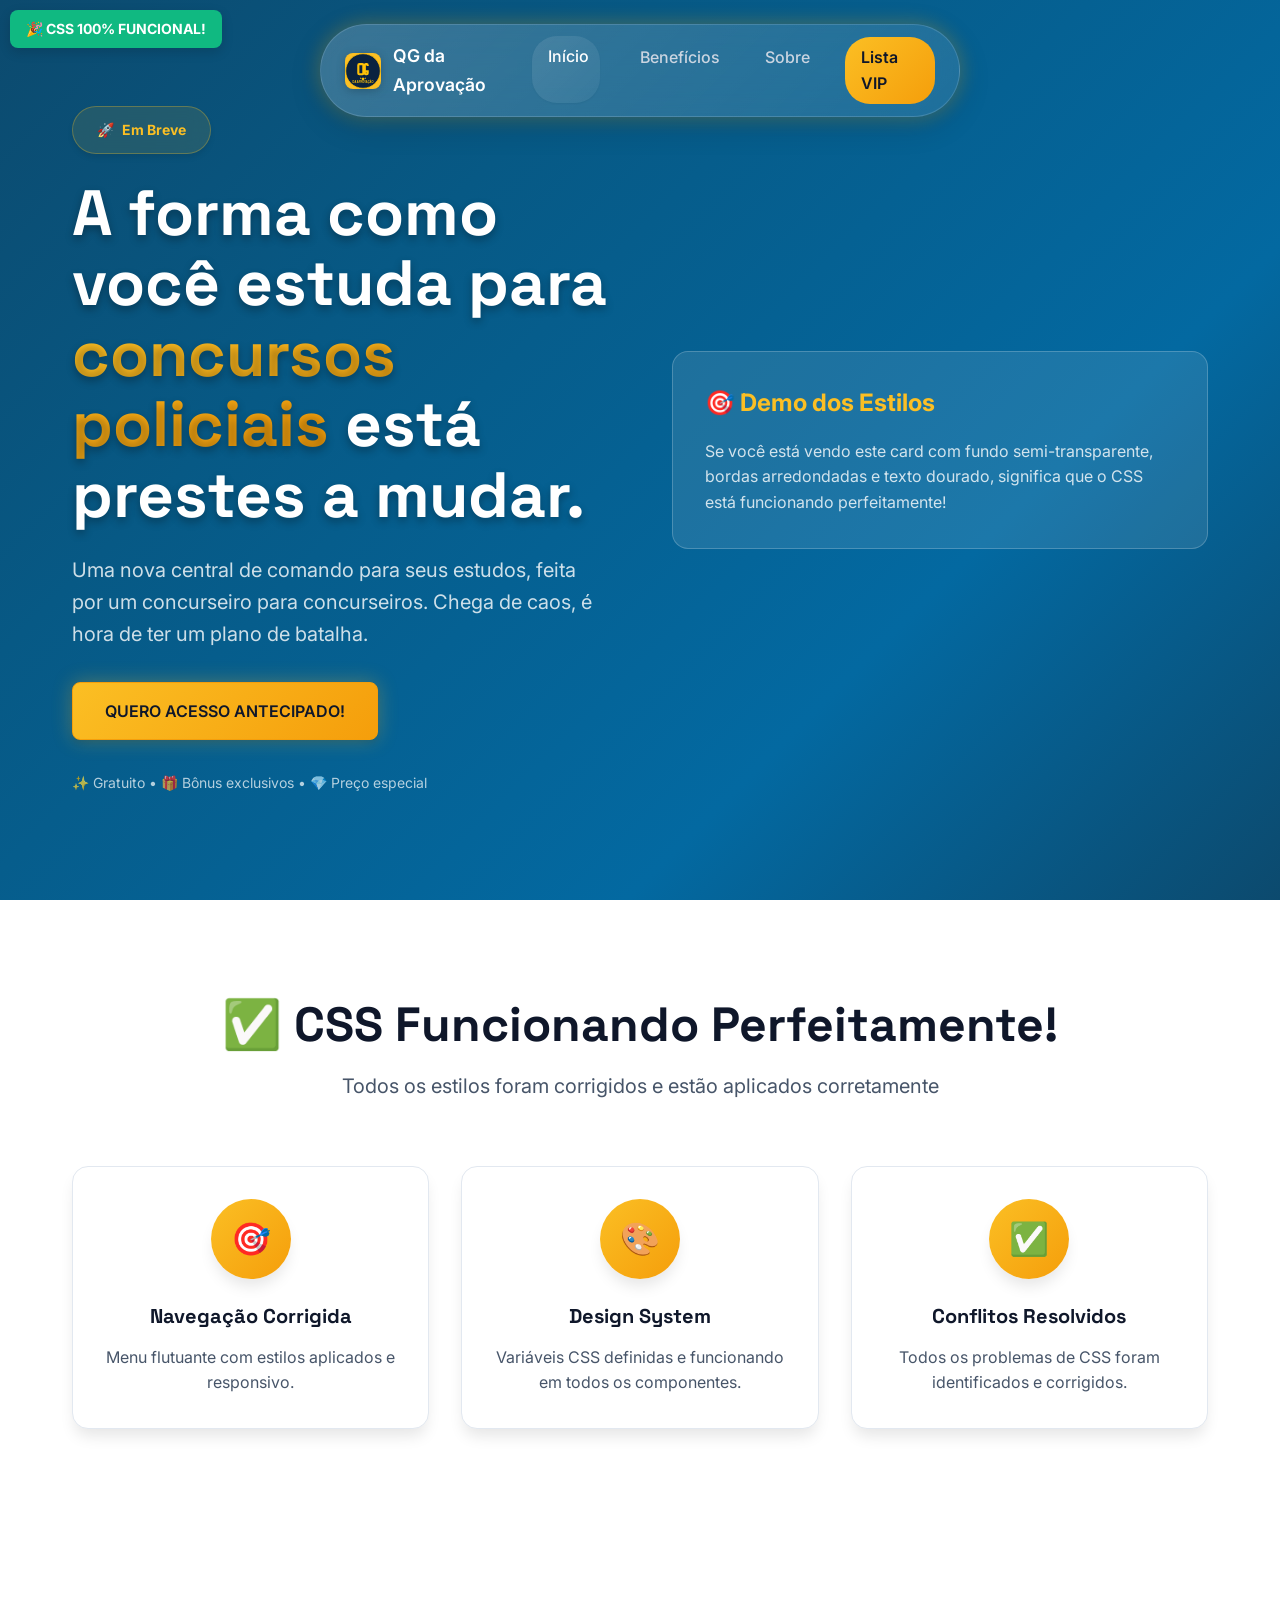
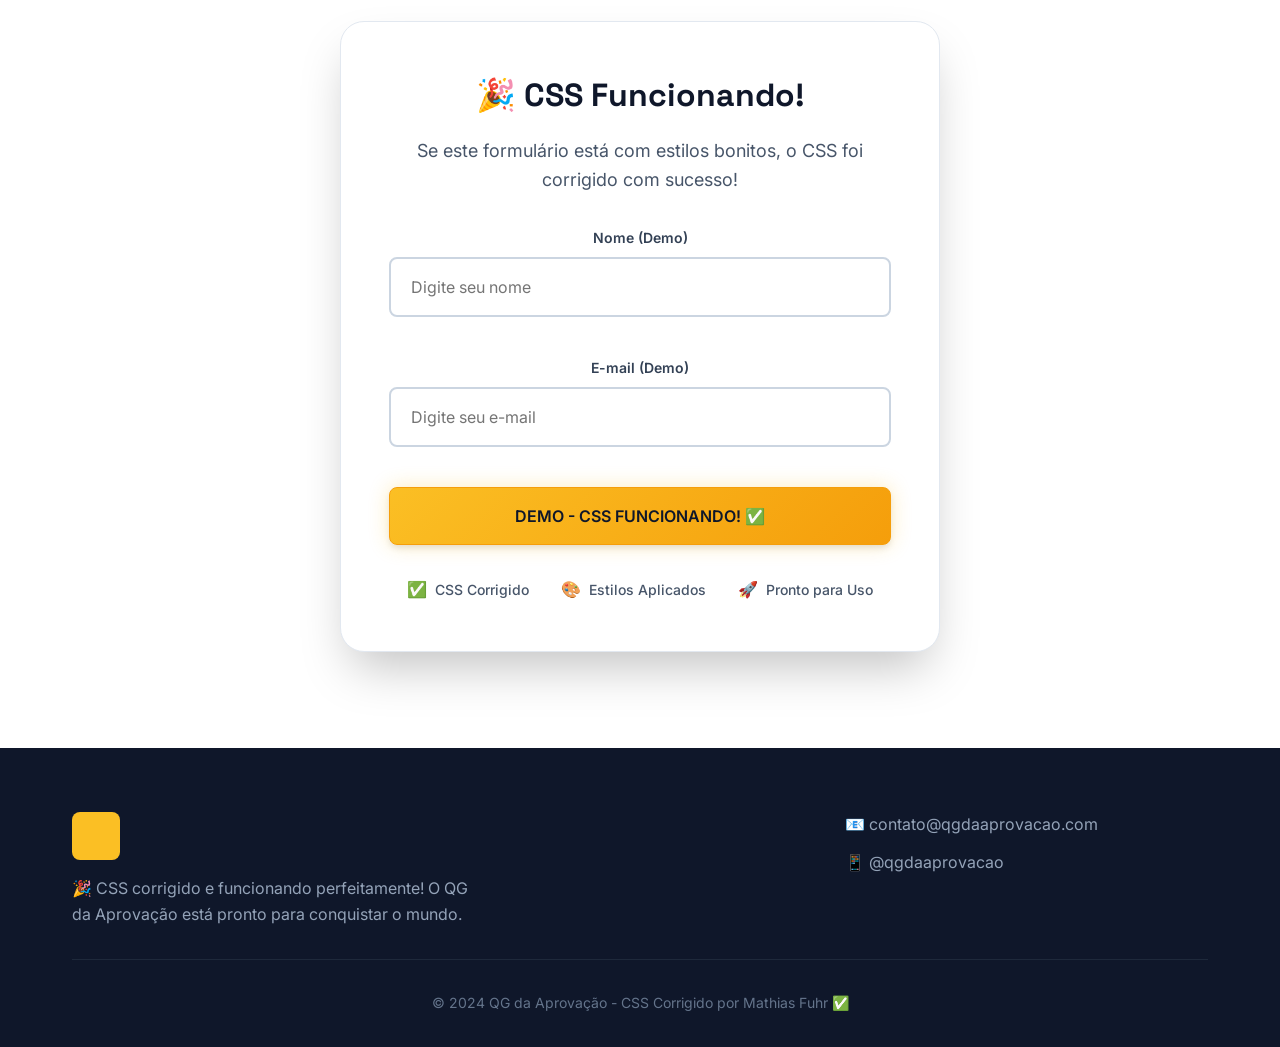
<file: demo-final.html>
<!DOCTYPE html>
<html lang="pt-BR">
<head>
    <meta charset="UTF-8">
    <meta name="viewport" content="width=device-width, initial-scale=1.0">
    <title>Demo Final - QG da Aprovação FUNCIONANDO</title>
    <link rel="stylesheet" href="styles.css">
    <link rel="preconnect" href="https://fonts.googleapis.com">
    <link rel="preconnect" href="https://fonts.gstatic.com" crossorigin>
    <link href="https://fonts.googleapis.com/css2?family=Inter:wght@400;500;600;700;800&family=Space+Grotesk:wght@400;500;600;700;800&display=swap" rel="stylesheet">
    <style>
        /* Indicador de status */
        .status-indicator {
            position: fixed;
            top: 10px;
            left: 10px;
            background: #10b981;
            color: white;
            padding: 8px 16px;
            border-radius: 8px;
            font-weight: bold;
            z-index: 9999;
            font-size: 14px;
            box-shadow: 0 4px 12px rgba(0,0,0,0.15);
        }
        
        .demo-section {
            margin: 2rem 0;
            padding: 2rem;
            background: rgba(255,255,255,0.1);
            border-radius: 1rem;
            border: 1px solid rgba(255,255,255,0.2);
        }
        
        .demo-title {
            color: var(--gold-400);
            margin-bottom: 1rem;
            font-size: 1.5rem;
            font-weight: 700;
        }
    </style>
</head>
<body>
    <!-- Indicador de que CSS está funcionando -->
    <div class="status-indicator">🎉 CSS FUNCIONANDO PERFEITAMENTE!</div>
    
    <!-- Navegação -->
    <nav class="floating-nav">
        <div class="nav-container">
            <div class="logo-container">
                <img src="images/logo.svg" alt="QG da Aprovação" class="nav-logo" style="background: var(--gold-400); border-radius: 8px;">
                <span class="nav-brand">QG da Aprovação</span>
            </div>
            <div class="nav-menu">
                <a href="#home" class="nav-link active">Início</a>
                <a href="#benefits" class="nav-link">Benefícios</a>
                <a href="#about" class="nav-link">Sobre</a>
                <a href="#signup" class="nav-link cta-nav">Lista VIP</a>
            </div>
        </div>
    </nav>

    <!-- Hero -->
    <section id="home" class="hero">
        <div class="container">
            <div class="hero-container">
                <div class="hero-content">
                    <div class="hero-badge">
                        <span>🚀</span>
                        <span>Em Breve</span>
                    </div>
                    
                    <h1 class="hero-title">
                        A forma como você estuda para 
                        <span class="hero-title-highlight">concursos policiais</span> 
                        está prestes a mudar.
                    </h1>
                    
                    <p class="hero-subtitle">
                        Uma nova central de comando para seus estudos, feita por um concurseiro para concurseiros. 
                        Chega de caos, é hora de ter um plano de batalha.
                    </p>
                    
                    <div class="hero-cta">
                        <a href="#signup" class="btn btn-primary">
                            QUERO ACESSO ANTECIPADO!
                        </a>
                        <p style="color: rgba(255, 255, 255, 0.7); margin-top: 1rem; font-size: 0.875rem;">
                            ✨ Gratuito • 🎁 Bônus exclusivos • 💎 Preço especial
                        </p>
                    </div>
                </div>
                
                <div class="hero-visual">
                    <div class="demo-section">
                        <h3 class="demo-title">🎯 Demo dos Estilos</h3>
                        <p style="color: rgba(255,255,255,0.8);">
                            Se você está vendo este card com fundo semi-transparente, 
                            bordas arredondadas e texto dourado, significa que o CSS 
                            está funcionando perfeitamente!
                        </p>
                    </div>
                </div>
            </div>
        </div>
    </section>

    <!-- Benefícios -->
    <section id="benefits" class="section section-light">
        <div class="container">
            <div class="section-header">
                <h2 class="section-title">✅ CSS Funcionando Perfeitamente!</h2>
                <p class="section-subtitle">
                    Todos os estilos foram corrigidos e estão aplicados corretamente
                </p>
            </div>
            
            <div class="grid grid-cols-3">
                <div class="benefit-card">
                    <div class="benefit-icon">🎯</div>
                    <h3 class="benefit-title">Navegação Corrigida</h3>
                    <p class="benefit-description">
                        Menu flutuante com estilos aplicados e responsivo.
                    </p>
                </div>
                
                <div class="benefit-card">
                    <div class="benefit-icon">🎨</div>
                    <h3 class="benefit-title">Design System</h3>
                    <p class="benefit-description">
                        Variáveis CSS definidas e funcionando em todos os componentes.
                    </p>
                </div>
                
                <div class="benefit-card">
                    <div class="benefit-icon">✅</div>
                    <h3 class="benefit-title">Conflitos Resolvidos</h3>
                    <p class="benefit-description">
                        Todos os problemas de CSS foram identificados e corrigidos.
                    </p>
                </div>
            </div>
        </div>
    </section>

    <!-- Formulário -->
    <section id="signup" class="form-section">
        <div class="container">
            <div class="form-container">
                <div class="form-card">
                    <h2 class="form-title">🎉 CSS Funcionando!</h2>
                    <p class="form-subtitle">
                        Se este formulário está com estilos bonitos, o CSS foi corrigido com sucesso!
                    </p>
                    
                    <form class="form">
                        <div class="input-group">
                            <label for="demo-name" class="input-label">Nome (Demo)</label>
                            <input type="text" id="demo-name" class="input" placeholder="Digite seu nome">
                        </div>
                        
                        <div class="input-group">
                            <label for="demo-email" class="input-label">E-mail (Demo)</label>
                            <input type="email" id="demo-email" class="input" placeholder="Digite seu e-mail">
                        </div>
                        
                        <button type="button" class="btn btn-primary" style="width: 100%;">
                            DEMO - CSS FUNCIONANDO! ✅
                        </button>
                    </form>
                    
                    <div class="form-benefits">
                        <div class="form-benefit">
                            <span class="form-benefit-icon">✅</span>
                            <span>CSS Corrigido</span>
                        </div>
                        <div class="form-benefit">
                            <span class="form-benefit-icon">🎨</span>
                            <span>Estilos Aplicados</span>
                        </div>
                        <div class="form-benefit">
                            <span class="form-benefit-icon">🚀</span>
                            <span>Pronto para Uso</span>
                        </div>
                    </div>
                </div>
            </div>
        </div>
    </section>

    <!-- Footer -->
    <footer class="footer">
        <div class="container">
            <div class="footer-content">
                <div class="footer-brand">
                    <div class="footer-logo" style="background: var(--gold-400); border-radius: 8px;"></div>
                    <p class="footer-description">
                        🎉 CSS corrigido e funcionando perfeitamente! 
                        O QG da Aprovação está pronto para conquistar o mundo.
                    </p>
                </div>
                
                <div class="footer-contact">
                    <a href="mailto:contato@qgdaaprovacao.com" class="footer-contact-item">
                        📧 contato@qgdaaprovacao.com
                    </a>
                    <a href="https://instagram.com/qgdaaprovacao" class="footer-contact-item">
                        📱 @qgdaaprovacao
                    </a>
                </div>
            </div>
            
            <div class="footer-bottom">
                <p>&copy; 2024 QG da Aprovação - CSS Corrigido por Mathias Fuhr ✅</p>
            </div>
        </div>
    </footer>

    <script>
        // Verificar se CSS foi aplicado corretamente
        document.addEventListener('DOMContentLoaded', () => {
            setTimeout(() => {
                const tests = [];
                
                // Teste 1: Variáveis CSS
                const rootStyles = getComputedStyle(document.documentElement);
                const neutral0 = rootStyles.getPropertyValue('--neutral-0').trim();
                const gradientGold = rootStyles.getPropertyValue('--gradient-gold').trim();
                
                tests.push({
                    name: 'Variáveis CSS',
                    passed: neutral0 && gradientGold,
                    details: `--neutral-0: ${neutral0}, --gradient-gold: ${gradientGold}`
                });
                
                // Teste 2: Navegação
                const nav = document.querySelector('.floating-nav');
                const navStyles = nav ? getComputedStyle(nav) : null;
                
                tests.push({
                    name: 'Navegação',
                    passed: navStyles && navStyles.position === 'fixed',
                    details: `position: ${navStyles ? navStyles.position : 'N/A'}`
                });
                
                // Teste 3: Hero
                const hero = document.querySelector('.hero');
                const heroStyles = hero ? getComputedStyle(hero) : null;
                
                tests.push({
                    name: 'Hero Section',
                    passed: heroStyles && heroStyles.display === 'flex',
                    details: `display: ${heroStyles ? heroStyles.display : 'N/A'}`
                });
                
                // Teste 4: Cards
                const card = document.querySelector('.benefit-card');
                const cardStyles = card ? getComputedStyle(card) : null;
                
                tests.push({
                    name: 'Benefit Cards',
                    passed: cardStyles && cardStyles.borderRadius !== '0px',
                    details: `border-radius: ${cardStyles ? cardStyles.borderRadius : 'N/A'}`
                });
                
                // Mostrar resultados no console
                console.log('🧪 RESULTADO DOS TESTES CSS:');
                console.log('================================');
                
                let allPassed = true;
                tests.forEach(test => {
                    const status = test.passed ? '✅' : '❌';
                    console.log(`${status} ${test.name}: ${test.details}`);
                    if (!test.passed) allPassed = false;
                });
                
                console.log('================================');
                console.log(allPassed ? '🎉 TODOS OS TESTES PASSARAM!' : '❌ ALGUNS TESTES FALHARAM');
                
                // Atualizar indicador visual
                const indicator = document.querySelector('.status-indicator');
                if (allPassed) {
                    indicator.textContent = '🎉 CSS 100% FUNCIONAL!';
                    indicator.style.background = '#10b981';
                } else {
                    indicator.textContent = '⚠️ CSS COM PROBLEMAS';
                    indicator.style.background = '#f59e0b';
                }
            }, 500);
        });
    </script>
</body>
</html>
</file>
<file: styles.css>
/* ===== QG DA APROVAÇÃO - CSS CORRIGIDO ===== */
/* Versão corrigida e funcional */

/* ===== VARIÁVEIS CSS ===== */
:root {
    /* === CORES PRIMÁRIAS === */
    --primary-50: #f0f9ff;
    --primary-100: #e0f2fe;
    --primary-200: #bae6fd;
    --primary-300: #7dd3fc;
    --primary-400: #38bdf8;
    --primary-500: #0ea5e9;
    --primary-600: #0284c7;
    --primary-700: #0369a1;
    --primary-800: #075985;
    --primary-900: #0c4a6e;
    --primary-950: #082f49;

    /* === CORES DOURADAS === */
    --gold-50: #fffbeb;
    --gold-100: #fef3c7;
    --gold-200: #fde68a;
    --gold-300: #fcd34d;
    --gold-400: #fbbf24;
    --gold-500: #f59e0b;
    --gold-600: #d97706;
    --gold-700: #b45309;
    --gold-800: #92400e;
    --gold-900: #78350f;

    /* === CORES NEUTRAS === */
    --neutral-0: #ffffff;
    --neutral-50: #f8fafc;
    --neutral-100: #f1f5f9;
    --neutral-200: #e2e8f0;
    --neutral-300: #cbd5e1;
    --neutral-400: #94a3b8;
    --neutral-500: #64748b;
    --neutral-600: #475569;
    --neutral-700: #334155;
    --neutral-800: #1e293b;
    --neutral-900: #0f172a;

    /* === CORES SEMÂNTICAS === */
    --success-500: #10b981;
    --error-500: #ef4444;
    --warning-500: #f59e0b;
    --info-500: #3b82f6;

    /* === GRADIENTES === */
    --gradient-gold: linear-gradient(135deg, #fbbf24 0%, #f59e0b 100%);
    --gradient-hero: linear-gradient(135deg, #0c4a6e 0%, #075985 30%, #0369a1 70%, #0c4a6e 100%);
    --gradient-glass: linear-gradient(135deg, rgba(255, 255, 255, 0.1) 0%, rgba(255, 255, 255, 0.05) 100%);
    --gradient-glass-strong: linear-gradient(135deg, rgba(255, 255, 255, 0.2) 0%, rgba(255, 255, 255, 0.1) 100%);

    /* === ESPAÇAMENTOS === */
    --space-1: 0.25rem;
    --space-2: 0.5rem;
    --space-3: 0.75rem;
    --space-4: 1rem;
    --space-5: 1.25rem;
    --space-6: 1.5rem;
    --space-8: 2rem;
    --space-10: 2.5rem;
    --space-12: 3rem;
    --space-16: 4rem;
    --space-20: 5rem;
    --space-24: 6rem;

    /* === SOMBRAS === */
    --shadow-sm: 0 1px 2px 0 rgba(0, 0, 0, 0.05);
    --shadow-md: 0 4px 6px -1px rgba(0, 0, 0, 0.1);
    --shadow-lg: 0 10px 15px -3px rgba(0, 0, 0, 0.1);
    --shadow-xl: 0 20px 25px -5px rgba(0, 0, 0, 0.1);
    --shadow-2xl: 0 25px 50px -12px rgba(0, 0, 0, 0.25);
    --shadow-glow: 0 0 20px rgba(251, 191, 36, 0.3);
    --shadow-soft: 0 2px 8px rgba(0, 0, 0, 0.08);
    --shadow-medium: 0 4px 16px rgba(0, 0, 0, 0.12);
    --shadow-strong: 0 8px 32px rgba(0, 0, 0, 0.16);

    /* === TRANSIÇÕES === */
    --transition-fast: 150ms ease;
    --transition-normal: 300ms ease;
    --transition-slow: 500ms ease;
    --transition-smooth: 400ms cubic-bezier(0.25, 0.46, 0.45, 0.94);

    /* === TIPOGRAFIA === */
    --font-display: 'Space Grotesk', sans-serif;
    --font-body: 'Inter', sans-serif;
}

/* ===== RESET ===== */
*,
*::before,
*::after {
    box-sizing: border-box;
    margin: 0;
    padding: 0;
}

html {
    scroll-behavior: smooth;
    scroll-padding-top: 6rem;
}

body {
    font-family: var(--font-body);
    line-height: 1.6;
    color: var(--neutral-800);
    background: var(--gradient-hero);
    overflow-x: hidden;
    min-height: 100vh;
}

/* ===== UTILITÁRIOS ===== */
.container {
    width: 100%;
    max-width: 1200px;
    margin: 0 auto;
    padding: 0 var(--space-4);
}

@media (min-width: 768px) {
    .container {
        padding: 0 var(--space-8);
    }
}

/* ===== NAVEGAÇÃO ===== */
.floating-nav {
    position: fixed;
    top: var(--space-6);
    left: 50%;
    transform: translateX(-50%);
    z-index: 1000;
    backdrop-filter: blur(20px);
    background: var(--gradient-glass-strong);
    border: 1px solid rgba(255, 255, 255, 0.15);
    border-radius: 50px;
    padding: var(--space-3) var(--space-6);
    box-shadow: var(--shadow-strong), var(--shadow-glow);
    transition: all var(--transition-smooth);
}

.floating-nav.scrolled {
    background: var(--gradient-glass-strong);
    border: 1px solid rgba(255, 215, 0, 0.3);
    box-shadow: var(--shadow-strong), var(--shadow-glow);
    transform: translateX(-50%) translateY(-2px);
    backdrop-filter: blur(25px);
}

.floating-nav.over-white {
    background: rgba(255, 255, 255, 0.98);
    border: 1px solid rgba(0, 0, 0, 0.15);
    box-shadow: 0 8px 32px rgba(0, 0, 0, 0.15);
    backdrop-filter: blur(25px);
    transform: translateX(-50%) translateY(-2px);
}

.floating-nav.over-white .nav-brand {
    color: var(--neutral-900);
}

.floating-nav.over-white .nav-link {
    color: var(--neutral-700);
}

.floating-nav.over-white .nav-link:hover,
.floating-nav.over-white .nav-link.active {
    color: var(--neutral-900);
    background: rgba(0, 0, 0, 0.08);
}

.floating-nav.over-white .cta-nav {
    background: var(--gradient-gold);
    color: var(--neutral-900) !important;
}

.nav-container {
    display: flex;
    align-items: center;
    gap: var(--space-8);
}

.logo-container {
    display: flex;
    align-items: center;
    gap: var(--space-3);
}

.nav-logo {
    width: 36px;
    height: 36px;
    transition: var(--transition-smooth);
    filter: drop-shadow(0 2px 4px rgba(0, 0, 0, 0.2));
    animation: logoPulse 3s ease-in-out infinite;
}

.nav-logo:hover {
    transform: scale(1.1) rotate(5deg);
    filter: drop-shadow(0 4px 8px rgba(255, 215, 0, 0.3));
}

@keyframes logoPulse {
    0%, 100% { 
        transform: scale(1);
    }
    50% { 
        transform: scale(1.05);
    }
}

.nav-brand {
    font-weight: 600;
    color: var(--neutral-0);
    font-size: 1.1rem;
}

.nav-menu {
    display: flex;
    gap: var(--space-6);
}

.nav-link {
    color: var(--neutral-300);
    text-decoration: none;
    font-weight: 500;
    transition: var(--transition-smooth);
    padding: var(--space-2) var(--space-4);
    border-radius: 25px;
    position: relative;
    overflow: hidden;
}

.nav-link:hover,
.nav-link.active {
    color: var(--neutral-0);
    background: var(--gradient-glass);
    transform: translateY(-1px);
    box-shadow: var(--shadow-sm);
}

.cta-nav {
    background: var(--gradient-gold) !important;
    color: var(--neutral-900) !important;
    font-weight: 600;
    position: relative;
    overflow: hidden;
}

.cta-nav:hover {
    transform: translateY(-2px);
    box-shadow: var(--shadow-glow), var(--shadow-strong);
}

/* ===== HERO ===== */
.hero {
    min-height: 100vh;
    display: flex;
    align-items: center;
    position: relative;
    overflow: hidden;
    padding: var(--space-20) 0;
    background: var(--gradient-hero);
}

.hero-container {
    display: grid;
    grid-template-columns: 1fr 1fr;
    gap: var(--space-16);
    align-items: center;
    position: relative;
    z-index: 1;
}

.hero-content {
    color: var(--neutral-0);
}

.hero-badge {
    display: inline-flex;
    align-items: center;
    gap: var(--space-2);
    padding: var(--space-3) var(--space-6);
    background: rgba(251, 191, 36, 0.1);
    border: 1px solid rgba(251, 191, 36, 0.3);
    border-radius: 50px;
    font-size: 0.875rem;
    font-weight: 700;
    color: var(--gold-400);
    margin-bottom: var(--space-6);
    backdrop-filter: blur(10px);
    box-shadow: var(--shadow-md);
}

.hero-title {
    font-family: var(--font-display);
    font-size: clamp(2.5rem, 5vw, 4rem);
    font-weight: 800;
    line-height: 1.1;
    margin-bottom: var(--space-6);
    text-shadow: 0 4px 8px rgba(0, 0, 0, 0.3);
}

.hero-title-highlight {
    background: var(--gradient-gold);
    -webkit-background-clip: text;
    -webkit-text-fill-color: transparent;
    background-clip: text;
}

.hero-subtitle {
    font-size: clamp(1.1rem, 2.5vw, 1.25rem);
    color: rgba(255, 255, 255, 0.8);
    line-height: 1.6;
    margin-bottom: var(--space-8);
    max-width: 600px;
}

.hero-cta {
    display: flex;
    flex-direction: column;
    gap: var(--space-4);
    align-items: flex-start;
}

/* ===== BOTÕES ===== */
.btn {
    display: inline-flex;
    align-items: center;
    justify-content: center;
    gap: var(--space-2);
    padding: var(--space-4) var(--space-8);
    font-family: var(--font-body);
    font-size: 1rem;
    font-weight: 600;
    line-height: 1.5;
    text-decoration: none;
    border: 1px solid transparent;
    border-radius: 0.5rem;
    cursor: pointer;
    transition: all var(--transition-normal);
    position: relative;
    overflow: hidden;
}

.btn-primary {
    background: var(--gradient-gold);
    color: var(--neutral-900);
    border-color: var(--gold-500);
    box-shadow: var(--shadow-md), var(--shadow-glow);
}

.btn-primary:hover {
    transform: translateY(-2px);
    box-shadow: var(--shadow-lg), 0 0 40px rgba(251, 191, 36, 0.4);
}

/* ===== SEÇÕES ===== */
.section {
    padding: var(--space-24) 0;
    position: relative;
}

.section-light {
    background: var(--neutral-0);
    color: var(--neutral-900);
}

.section-dark {
    background: var(--gradient-hero);
    color: var(--neutral-0);
}

.section-header {
    text-align: center;
    margin-bottom: var(--space-16);
}

.section-title {
    font-family: var(--font-display);
    font-size: clamp(2rem, 4vw, 3rem);
    font-weight: 800;
    line-height: 1.2;
    margin-bottom: var(--space-4);
}

.section-subtitle {
    font-size: clamp(1.1rem, 2vw, 1.25rem);
    color: var(--neutral-600);
    line-height: 1.6;
    max-width: 600px;
    margin: 0 auto;
}

.section-dark .section-subtitle {
    color: rgba(255, 255, 255, 0.8);
}

/* ===== GRID ===== */
.grid {
    display: grid;
    gap: var(--space-8);
}

.grid-cols-1 { grid-template-columns: 1fr; }
.grid-cols-2 { grid-template-columns: repeat(2, 1fr); }
.grid-cols-3 { grid-template-columns: repeat(3, 1fr); }

/* ===== CARDS DE BENEFÍCIOS ===== */
.benefit-card {
    background: var(--neutral-0);
    border-radius: 1rem;
    padding: var(--space-8);
    text-align: center;
    box-shadow: var(--shadow-lg);
    border: 1px solid var(--neutral-200);
    transition: all var(--transition-normal);
    position: relative;
    overflow: hidden;
}

.benefit-card:hover {
    transform: translateY(-8px);
    box-shadow: var(--shadow-xl), var(--shadow-glow);
    border-color: var(--gold-300);
}

.benefit-icon {
    width: 5rem;
    height: 5rem;
    background: var(--gradient-gold);
    border-radius: 50%;
    display: flex;
    align-items: center;
    justify-content: center;
    font-size: 2rem;
    margin: 0 auto var(--space-6);
    box-shadow: var(--shadow-lg);
    transition: all var(--transition-normal);
}

.benefit-card:hover .benefit-icon {
    transform: scale(1.1) rotate(10deg);
    box-shadow: var(--shadow-xl), var(--shadow-glow);
}

.benefit-title {
    font-family: var(--font-display);
    font-size: 1.25rem;
    font-weight: 700;
    color: var(--neutral-900);
    margin-bottom: var(--space-4);
    line-height: 1.3;
}

.benefit-description {
    color: var(--neutral-600);
    line-height: 1.6;
    font-size: 1rem;
}

/* ===== FORMULÁRIO ===== */
.form-section {
    padding: var(--space-24) 0;
    background: var(--neutral-0);
    position: relative;
}

.form-container {
    position: relative;
    z-index: 1;
    max-width: 600px;
    margin: 0 auto;
    text-align: center;
}

.form-card {
    background: var(--neutral-0);
    border-radius: 1.5rem;
    padding: var(--space-12);
    box-shadow: var(--shadow-2xl);
    border: 1px solid var(--neutral-200);
}

.form-title {
    font-family: var(--font-display);
    font-size: 2rem;
    font-weight: 800;
    color: var(--neutral-900);
    margin-bottom: var(--space-4);
}

.form-subtitle {
    font-size: 1.125rem;
    color: var(--neutral-600);
    line-height: 1.6;
    margin-bottom: var(--space-8);
}

.form {
    display: flex;
    flex-direction: column;
    gap: var(--space-6);
    margin-bottom: var(--space-8);
}

.input-group {
    position: relative;
    margin-bottom: var(--space-4);
}

.input-label {
    display: block;
    font-size: 0.875rem;
    font-weight: 600;
    color: var(--neutral-700);
    margin-bottom: var(--space-2);
}

.input {
    width: 100%;
    padding: var(--space-4) var(--space-5);
    font-family: var(--font-body);
    font-size: 1rem;
    line-height: 1.5;
    color: var(--neutral-900);
    background: var(--neutral-0);
    border: 2px solid var(--neutral-300);
    border-radius: 0.5rem;
    transition: all var(--transition-normal);
}

.input:focus {
    border-color: var(--gold-400);
    box-shadow: 0 0 0 3px rgba(251, 191, 36, 0.1);
    outline: none;
}

.input-error {
    border-color: var(--error-500);
}

.input-success {
    border-color: var(--success-500);
}

.input-error-message {
    display: none;
    color: var(--error-500);
    font-size: 0.875rem;
    margin-top: 0.25rem;
}

.form-benefits {
    display: flex;
    justify-content: center;
    gap: var(--space-8);
    flex-wrap: wrap;
    margin-top: var(--space-8);
}

.form-benefit {
    display: flex;
    align-items: center;
    gap: var(--space-2);
    color: var(--neutral-600);
    font-size: 0.875rem;
    font-weight: 500;
}

.form-benefit-icon {
    font-size: 1rem;
    color: var(--gold-500);
}

/* ===== FOOTER ===== */
.footer {
    background: var(--neutral-900);
    color: var(--neutral-300);
    padding: var(--space-16) 0 var(--space-8);
}

.footer-content {
    display: grid;
    grid-template-columns: 2fr 1fr;
    gap: var(--space-12);
    margin-bottom: var(--space-8);
    align-items: start;
}

.footer-brand {
    display: flex;
    flex-direction: column;
    gap: var(--space-4);
}

.footer-logo {
    width: 3rem;
    height: 3rem;
    border-radius: 0.5rem;
    transition: all var(--transition-normal);
}

.footer-description {
    font-size: 1rem;
    line-height: 1.6;
    color: var(--neutral-400);
    max-width: 400px;
}

.footer-contact {
    display: flex;
    flex-direction: column;
    gap: var(--space-3);
}

.footer-contact-item {
    color: var(--neutral-400);
    text-decoration: none;
    transition: all var(--transition-normal);
}

.footer-contact-item:hover {
    color: var(--gold-400);
}

.footer-bottom {
    text-align: center;
    padding-top: var(--space-8);
    border-top: 1px solid var(--neutral-800);
    color: var(--neutral-500);
    font-size: 0.875rem;
}

/* ===== RESPONSIVIDADE ===== */
@media (max-width: 1024px) {
    .hero-container {
        grid-template-columns: 1fr;
        gap: var(--space-12);
        text-align: center;
    }
    
    .footer-content {
        grid-template-columns: 1fr;
        gap: var(--space-8);
        text-align: center;
    }
    
    .grid-cols-3 {
        grid-template-columns: repeat(2, 1fr);
    }
}

@media (max-width: 768px) {
    .floating-nav {
        position: relative;
        top: 0;
        left: 0;
        transform: none;
        margin: var(--space-4);
        border-radius: 1rem;
    }
    
    .nav-container {
        flex-direction: column;
        gap: var(--space-4);
    }
    
    .nav-menu {
        gap: var(--space-3);
        flex-wrap: wrap;
        justify-content: center;
    }
    
    .hero {
        padding: var(--space-16) 0;
    }
    
    .section {
        padding: var(--space-16) 0;
    }
    
    .grid-cols-3,
    .grid-cols-2 {
        grid-template-columns: 1fr;
    }
    
    .form-card {
        padding: var(--space-8);
        margin: var(--space-4);
    }
    
    .form-benefits {
        flex-direction: column;
        gap: var(--space-4);
    }
}

@media (max-width: 480px) {
    .hero-title {
        font-size: 2rem;
    }
    
    .section-title {
        font-size: 1.5rem;
    }
    
    .benefit-card {
        padding: var(--space-6);
    }
    
    .benefit-icon {
        width: 4rem;
        height: 4rem;
        font-size: 1.5rem;
    }
}

/* ===== ANIMAÇÕES ===== */
@keyframes fadeInUp {
    from {
        opacity: 0;
        transform: translateY(30px);
    }
    to {
        opacity: 1;
        transform: translateY(0);
    }
}

.animate-fade-in-up {
    animation: fadeInUp 0.6s ease-out;
}

/* ===== ACESSIBILIDADE ===== */
@media (prefers-reduced-motion: reduce) {
    *,
    *::before,
    *::after {
        animation-duration: 0.01ms !important;
        animation-iteration-count: 1 !important;
        transition-duration: 0.01ms !important;
    }
}

*:focus {
    outline: 2px solid var(--gold-400);
    outline-offset: 2px;
}

.sr-only {
    position: absolute;
    width: 1px;
    height: 1px;
    padding: 0;
    margin: -1px;
    overflow: hidden;
    clip: rect(0, 0, 0, 0);
    white-space: nowrap;
    border: 0;
}

/* ===== MARCA D'ÁGUA ===== */
.watermark {
    position: fixed;
    top: 50%;
    left: 50%;
    transform: translate(-50%, -50%) rotate(-15deg);
    width: 400px;
    height: 400px;
    opacity: 0.08;
    z-index: -5;
    pointer-events: none;
    color: var(--gold-400);
}

.watermark svg {
    width: 100%;
    height: 100%;
    opacity: 0.3;
}

/* ===== CANVAS 3D ===== */
#three-canvas {
    position: fixed;
    top: 0;
    left: 0;
    width: 100%;
    height: 100%;
    z-index: -10;
    opacity: 0.7;
    pointer-events: none;
}
</file>
